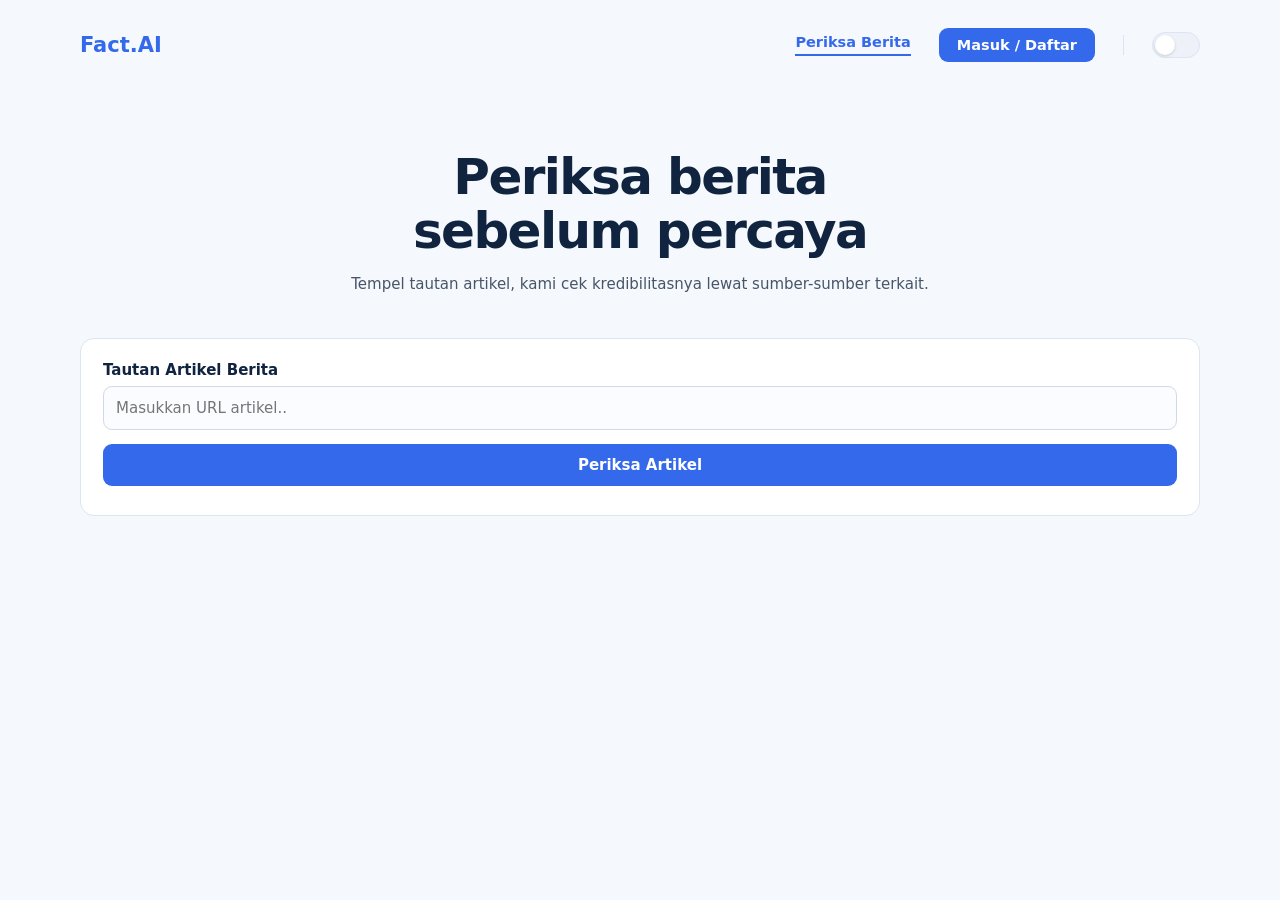
<file: Frontend/index.html>
<!DOCTYPE html>
<html lang="en">
<head>
    <meta charset="UTF-8">
    <meta name="viewport" content="width=device-width, initial-scale=1.0">
    <title>Fact.AI</title>
    <script>
        (function () {
            var t = null;
            try { t = localStorage.getItem('theme'); } catch (e) {}
            if (t !== 'dark' && t !== 'light') {
                t = (window.matchMedia && window.matchMedia('(prefers-color-scheme: dark)').matches) ? 'dark' : 'light';
            }
            document.documentElement.setAttribute('data-theme', t);
        })();
    </script>
    <link rel="stylesheet" href="style.css">
    <link rel="stylesheet" href="account.css">
    <script src="config.js"></script>
</head>
<body>
    <main class="page">

        <div class="brand-row">
            <a href="index.html" class="brand">Fact.AI</a>
            <nav class="nav-links">
                <a href="index.html" class="active">Periksa Berita</a>

                <a href="account.html" id="nav-login-btn" class="nav-auth-btn hidden">Masuk / Daftar</a>

                <a href="account.html" id="nav-account-chip" class="nav-account-chip hidden" title="Buka akun saya">
                    <span class="nav-avatar" id="nav-avatar">?</span>
                    <span class="nav-account-info">
                        <span class="nav-account-email" id="nav-email">-</span>
                        <span class="nav-account-quota" id="nav-quota">Memuat...</span>
                    </span>
                </a>

                <span class="nav-divider"></span>
                <button type="button" class="theme-toggle" id="themeToggle" aria-label="Ganti tema">
                    <span class="toggle-knob">
                        <span class="icon-sun">☀️</span>
                        <span class="icon-moon">🌙</span>
                    </span>
                </button>
            </nav>
        </div>
        <div id="hero-wrapper">
            <section class="judul">
                <h1>Periksa berita<br>sebelum percaya</h1>
                <p>Tempel tautan artikel, kami cek kredibilitasnya lewat sumber-sumber terkait.</p>
            </section>

            <section id="input-section" class="input">
                <label for="url">Tautan Artikel Berita</label>
                <input id="url" placeholder="Masukkan URL artikel.."/>
                <button id="analys">Periksa Artikel</button>
            </section>

            <section id="recent-history-section" class="hidden">
                <button type="button" id="recent-history-toggle" class="btn-secondary btn-slim">
                    Riwayat Terakhir <span id="recent-history-arrow">▾</span>
                </button>
                <div id="recent-history-body" class="hidden">
                    <div id="recent-history-list" class="history-list"></div>
                    <a href="account.html" class="recent-history-more">Lihat semua riwayat →</a>
                </div>
            </section>
        </div>

        <section id="result-section" class="hidden">
            <div class="result-card">

                <div class="result-header">
                    <div class="result-header-text">
                        <span class="badge-label">HASIL PEMERIKSAAN</span>
                        <h2 id="result-title">Artikel memerlukan verifikasi tambahan</h2>
                        <p class="result-url" id="result-url">https://...</p>
                    </div>
                    <div id="verdict-badge" class="verdict-badge yellow">
                        <span class="verdict-badge-icon" id="verdict-badge-icon">!</span>
                        <div class="verdict-badge-text">
                            <span id="verdict-badge-title">YELLOW</span>
                            <small id="verdict-badge-sub">Perlu verifikasi</small>
                        </div>
                    </div>
                </div>

                <div class="verdict-panel" id="verdict-panel">
                    <div class="verdict-score">
                        <span class="verdict-score-label">SKOR RISIKO</span>
                        <div class="verdict-score-value">
                            <span id="score-number">0</span><span class="verdict-score-max">/100</span>
                        </div>
                    </div>
                    <div class="verdict-divider"></div>
                    <div class="verdict-info">
                        <p class="verdict-summary" id="score-desc">-</p>
                        <div class="verdict-action">
                            <div>
                                <strong class="verdict-action-title">Langkah berikutnya</strong>
                                <p id="next-step-text">-</p>
                            </div>
                        </div>
                    </div>
                </div>

                <div class="analysis-grid" id="analysis-grid">
                    <div class="analysis-card"
                         data-desc="Domain belum terdaftar sebagai media resmi. Cek dulu siapa pemilik domain, kapan didirikan, dan apakah memiliki halaman redaksi yang jelas.">
                        <div class="card-header">
                            <h3>Kredibilitas sumber</h3>
                            <span class="card-percent" id="pct-kredibilitas">0%</span>
                        </div>
                        <div class="mini-bar"><div class="mini-fill" id="bar-kredibilitas"></div></div>
                        <p id="desc-kredibilitas">-</p>
                    </div>

                    <div class="analysis-card"
                         data-desc="Frasa seperti 'sebarkan!', 'darurat!', atau 'jangan sampai ketinggalan!' sering dipakai untuk memancing emosi. Waspadai penggunaan huruf kapital berlebihan dan tanda seru bertumpuk.">
                        <div class="card-header">
                            <h3>Analisis bahasa</h3>
                            <span class="card-percent" id="pct-bahasa">0%</span>
                        </div>
                        <div class="mini-bar"><div class="mini-fill" id="bar-bahasa"></div></div>
                        <p id="desc-bahasa">-</p>
                    </div>

                    <div class="analysis-card"
                         data-desc="Bandingkan klaim utama artikel dengan situs cek fakta seperti Turnbackhoax.id, Kompas Cek Fakta, atau AFP Fact Check.">
                        <div class="card-header">
                            <h3>Pencocokan fakta</h3>
                            <span class="card-percent" id="pct-fakta">0%</span>
                        </div>
                        <div class="mini-bar"><div class="mini-fill" id="bar-fakta"></div></div>
                        <p id="desc-fakta">-</p>
                    </div>

                    <div class="analysis-card"
                         data-desc="Cek tanggal publikasi, apakah kejadiannya masih relevan. Perhatikan juga apakah judul sesuai dengan isi, dan apakah ada kutipan yang dipotong dari konteks aslinya.">
                        <div class="card-header">
                            <h3>Evaluasi konteks</h3>
                            <span class="card-percent" id="pct-konteks">0%</span>
                        </div>
                        <div class="mini-bar"><div class="mini-fill" id="bar-konteks"></div></div>
                        <p id="desc-konteks">-</p>
                    </div>
                </div>

                <div class="sources-section" id="sources-section">
                    <strong class="sources-title">Sumber terkait</strong>
                    <ul id="sources-list" class="sources-list"></ul>
                </div>

                <div class="action-buttons">
                    <button id="reset-btn" class="btn-secondary">Cek Berita Lain</button>
                </div>
            </div>
        </section>
    </main>

    <section id="loading-section" class="hidden">
        <div class="spinner"></div>
        <p>Sedang menganalisa artikel... Mohon tunggu</p>
    </section>

    <div id="modal-overlay" class="modal-overlay hidden">
        <div class="modal-box">
            <div class="modal-icon">!</div>
            <h3 id="modal-title">Perhatian</h3>
            <p id="modal-message">Pesan error</p>
            <button id="modal-action-btn" class="btn-primary hidden"></button>
            <button id="modal-close-btn" class="btn-primary">OK</button>
        </div>
    </div>

    <script>
    (function () {
        const root = document.documentElement;
        const toggleBtn = document.getElementById('themeToggle');

        function applyTheme(theme) {
            root.setAttribute('data-theme', theme);
            try { localStorage.setItem('theme', theme); } catch (e) {}
        }

        let saved = null;
        try { saved = localStorage.getItem('theme'); } catch (e) {}
        if (saved !== 'dark' && saved !== 'light') {
            saved = (window.matchMedia && window.matchMedia('(prefers-color-scheme: dark)').matches) ? 'dark' : 'light';
        }
        applyTheme(saved);

        toggleBtn.addEventListener('click', function () {
            const next = root.getAttribute('data-theme') === 'dark' ? 'light' : 'dark';
            applyTheme(next);
        });
    })();

    const API_BASE_URL = window.API_BASE_URL;

    const inputUrl          = document.getElementById('url');
    const btnAnalys         = document.getElementById('analys');
    const heroWrapper       = document.getElementById('hero-wrapper');
    const loadingSection    = document.getElementById('loading-section');
    const resultSection     = document.getElementById('result-section');

    const resultTitle       = document.getElementById('result-title');
    const resultUrl         = document.getElementById('result-url');
    const verdictBadge      = document.getElementById('verdict-badge');
    const verdictBadgeIcon  = document.getElementById('verdict-badge-icon');
    const verdictBadgeT     = document.getElementById('verdict-badge-title');
    const verdictBadgeS     = document.getElementById('verdict-badge-sub');

    const scoreNumber       = document.getElementById('score-number');
    const scoreDesc         = document.getElementById('score-desc');

    const analysisGrid      = document.getElementById('analysis-grid');
    const verdictPanel      = document.getElementById('verdict-panel');
    const nextStepText      = document.getElementById('next-step-text');

    const sourcesSection    = document.getElementById('sources-section');
    const sourcesList       = document.getElementById('sources-list');

    const resetBtn          = document.getElementById('reset-btn');

    const recentHistorySection = document.getElementById('recent-history-section');
    const recentHistoryToggle  = document.getElementById('recent-history-toggle');
    const recentHistoryArrow   = document.getElementById('recent-history-arrow');
    const recentHistoryBody    = document.getElementById('recent-history-body');
    const recentHistoryList    = document.getElementById('recent-history-list');

    const modalOverlay      = document.getElementById('modal-overlay');
    const modalTitle        = document.getElementById('modal-title');
    const modalMessage      = document.getElementById('modal-message');
    const modalCloseBtn     = document.getElementById('modal-close-btn');
    const modalActionBtn    = document.getElementById('modal-action-btn');

    function getToken() {
        return localStorage.getItem('myfakta_token');
    }
    function clearToken() {
        localStorage.removeItem('myfakta_token');
    }

    function showModal(title, message, action) {
        modalTitle.textContent = title;
        modalMessage.textContent = message;

        if (action) {
            modalActionBtn.textContent = action.label;
            modalActionBtn.onclick = () => { window.location.href = action.href; };
            modalActionBtn.classList.remove('hidden');
        } else {
            modalActionBtn.classList.add('hidden');
            modalActionBtn.onclick = null;
        }

        modalOverlay.classList.remove('hidden');
    }

    function closeModal() {
        modalOverlay.classList.add('hidden');
    }

    const navLoginBtn    = document.getElementById('nav-login-btn');
    const navAccountChip = document.getElementById('nav-account-chip');
    const navAvatar      = document.getElementById('nav-avatar');
    const navEmail       = document.getElementById('nav-email');
    const navQuota       = document.getElementById('nav-quota');

    function showNavGuest() {
        navAccountChip.classList.add('hidden');
        navLoginBtn.classList.remove('hidden');
    }

    function showNavUser(profile) {
        navLoginBtn.classList.add('hidden');
        navAccountChip.classList.remove('hidden');

        navAvatar.textContent = (profile.email || '?').charAt(0).toUpperCase();
        navEmail.textContent = profile.email;

        if (profile.is_subscribed) {
            navQuota.textContent = 'Tanpa batas';
            navQuota.className = 'nav-account-quota pro';
        } else {
            const limit = profile.daily_limit || 3;
            const used = profile.checks_used_today || 0;
            const left = Math.max(0, limit - used);
            navQuota.textContent = 'Sisa ' + left + ' dari ' + limit + ' hari ini';
            navQuota.className = 'nav-account-quota' + (left === 0 ? ' empty' : '');
        }
    }

    async function refreshNavAuth() {
        const token = getToken();
        if (!token) {
            showNavGuest();
            return;
        }

        navLoginBtn.classList.add('hidden');
        navAccountChip.classList.remove('hidden');

        try {
            const response = await fetch(API_BASE_URL + '/api/account/me', {
                headers: { 'Authorization': 'Bearer ' + token },
            });

            if (response.status === 401) {
                clearToken();
                showNavGuest();
                return;
            }
            if (!response.ok) throw new Error('Gagal memuat profil');

            showNavUser(await response.json());
        } catch (err) {
            navEmail.textContent = 'Akun saya';
            navQuota.textContent = 'Lihat detail';
        }
    }

    function renderAnalysis(analysisDetails, level) {
        const fallbackPresets = {
            green:  { kredibilitas: 10, bahasa: 15, fakta: 10, konteks: 15 },
            yellow: { kredibilitas: 40, bahasa: 45, fakta: 55, konteks: 50 },
            red:    { kredibilitas: 90, bahasa: 85, fakta: 92, konteks: 80 },
        };
        const fallbackDescs = {
            kredibilitas: 'Belum dihitung otomatis oleh sistem — fitur analisis sumber sedang dikembangkan.',
            bahasa: 'Belum dihitung otomatis oleh sistem — fitur analisis bahasa sedang dikembangkan.',
            fakta: 'Belum dihitung otomatis oleh sistem — fitur pencocokan fakta sedang dikembangkan.',
            konteks: 'Belum dihitung otomatis oleh sistem — fitur evaluasi konteks sedang dikembangkan.',
        };

        // key frontend -> key backend
        const keyMap = {
            kredibilitas: 'credibility',
            bahasa: 'language',
            fakta: 'fact_match',
            konteks: 'context',
        };

        for (const feKey in keyMap) {
            const beKey = keyMap[feKey];
            const aspect = analysisDetails && analysisDetails[beKey];

            const score = aspect ? aspect.score : (fallbackPresets[level] || fallbackPresets.yellow)[feKey];
            const desc = aspect ? aspect.description : fallbackDescs[feKey];

            document.getElementById('pct-' + feKey).textContent = score + '%';
            document.getElementById('bar-' + feKey).style.width = score + '%';
            document.getElementById('desc-' + feKey).textContent = desc;
        }
    }

        function mapVerdictToLevel(verdict) {
        switch (verdict) {
            case 'VALID': return 'green';
            case 'HOAX': return 'red';
            case 'MISLEADING': return 'yellow';
            case 'UNVERIFIED':
            default: return 'yellow';
        }
    }

    function escapeHtml(text) {
        const div = document.createElement('div');
        div.textContent = text;
        return div.innerHTML;
    }

    async function loadRecentHistory() {
        const token = getToken();
        if (!token) {
            recentHistorySection.classList.add('hidden');
            return;
        }

        try {
            const response = await fetch(API_BASE_URL + '/api/checks/history?page=1&page_size=5', {
                headers: { 'Authorization': 'Bearer ' + token },
            });
            if (!response.ok) throw new Error('Gagal memuat riwayat');
            const data = await response.json();

            if (!data.items || data.items.length === 0) {
                recentHistorySection.classList.add('hidden');
                return;
            }

            renderRecentHistory(data.items);
            recentHistorySection.classList.remove('hidden');
        } catch (err) {
            recentHistorySection.classList.add('hidden');
        }
    }

    function renderRecentHistory(items) {
        recentHistoryList.innerHTML = '';

        items.forEach(item => {
            const level = mapVerdictToLevel(item.verdict);
            const date = new Date(item.created_at).toLocaleDateString('id-ID', {
                day: 'numeric', month: 'short', year: 'numeric',
                hour: '2-digit', minute: '2-digit',
            });

            const div = document.createElement('div');
            div.className = 'history-item recent-history-clickable';
            div.innerHTML =
                '<div class="history-item-main">' +
                    '<p class="history-item-content">' + escapeHtml(item.content) + '</p>' +
                    '<span class="history-item-date">' + date + '</span>' +
                '</div>' +
                '<span class="history-verdict-pill ' + level + '">' + item.verdict + '</span>';

            div.addEventListener('click', () => {
                inputUrl.value = item.content;
                window.scrollTo({ top: 0, behavior: 'smooth' });
                inputUrl.focus();
            });

            recentHistoryList.appendChild(div);
        });
    }

    recentHistoryToggle.addEventListener('click', () => {
        const isHidden = recentHistoryBody.classList.contains('hidden');
        recentHistoryBody.classList.toggle('hidden');
        recentHistoryArrow.textContent = isHidden ? '▴' : '▾';
    });

    function renderSources(sources) {
        sourcesList.innerHTML = '';
        if (!sources || sources.length === 0) {
            sourcesSection.classList.add('hidden');
            return;
        }
        sourcesSection.classList.remove('hidden');
        sources.forEach(src => {
            const li = document.createElement('li');
            const a = document.createElement('a');
            a.href = src.url;
            a.target = '_blank';
            a.rel = 'noopener noreferrer';
            a.textContent = src.title || src.url;
            li.appendChild(a);
            sourcesList.appendChild(li);
        });
    }

    function showResult(data) {
        loadingSection.classList.add('hidden');
        heroWrapper.classList.add('hidden');
        resultSection.classList.remove('hidden');

        resultUrl.textContent = inputUrl.value.trim();

        const level = mapVerdictToLevel(data.verdict);

        verdictBadge.className = 'verdict-badge';
        analysisGrid.className = 'analysis-grid';
        verdictPanel.className = 'verdict-panel';

        analysisGrid.classList.add('status-' + level);
        verdictPanel.classList.add('status-' + level);
        verdictBadge.classList.add(level);

        const iconMap  = { green: '✓', red: '✕', yellow: '!' };
        const labelMap = { green: 'GREEN', red: 'RED', yellow: 'YELLOW' };
        const subMap   = { green: 'Kredibel', red: 'Terindikasi Hoax', yellow: 'Perlu verifikasi' };
        const titleMap = {
            green: 'Artikel terverifikasi dan kredibel',
            red: 'Artikel terindikasi hoax',
            yellow: 'Artikel memerlukan verifikasi tambahan',
        };
        const nextStepMap = {
            green: 'Artikel dapat dibagikan. Tetap cantumkan sumber aslinya.',
            red: 'Jangan bagikan. Laporkan ke Kominfo atau platform terkait.',
            yellow: 'Temukan sumber primer, cek tanggal publikasi, dan cari liputan dari media terpercaya lainnya.',
        };

        verdictBadgeIcon.textContent = iconMap[level];
        verdictBadgeT.textContent = labelMap[level];
        verdictBadgeS.textContent = subMap[level];
        resultTitle.textContent = titleMap[level];

        scoreNumber.textContent = data.confidence ?? 0;
        scoreDesc.textContent = data.explanation || '-';
        nextStepText.textContent = nextStepMap[level];

        renderAnalysis(data.analysis_details, level);
        renderSources(data.sources);

        resultSection.scrollIntoView({ behavior: 'smooth' });
    }

    async function checkArticle(url) {
        const token = getToken();
        const response = await fetch(API_BASE_URL + '/api/check', {
            method: 'POST',
            headers: {
                'Content-Type': 'application/json',
                'Authorization': 'Bearer ' + token,
            },
            body: JSON.stringify({ content: url }),
        });

        if (!response.ok) {
            const errBody = await response.json().catch(() => ({}));
            const error = new Error(errBody.detail || 'Gagal memeriksa artikel. Coba lagi.');
            error.status = response.status;
            throw error;
        }

        return response.json();
    }

    btnAnalys.addEventListener('click', async function () {
        const url = inputUrl.value.trim();
        if (url === '') {
            showModal('Perhatian', 'Silakan masukkan URL artikel terlebih dahulu!');
            return;
        }

        if (!getToken()) {
            showModal(
                'Masuk Dulu',
                'Kamu perlu masuk atau daftar untuk memeriksa artikel. Gratis 3 pemeriksaan setiap hari.',
                { label: 'Masuk / Daftar', href: 'account.html' }
            );
            return;
        }

        resultSection.classList.add('hidden');
        loadingSection.classList.remove('hidden');

        try {
            const data = await checkArticle(url);
            showResult(data);
            refreshNavAuth();
            loadRecentHistory();
        } catch (err) {
            loadingSection.classList.add('hidden');
            heroWrapper.classList.remove('hidden');

            if (err.status === 401) {
                clearToken();
                showNavGuest();
                showModal(
                    'Sesi Berakhir',
                    'Sesi login kamu sudah berakhir. Silakan masuk lagi.',
                    { label: 'Masuk', href: 'account.html' }
                );
            } else if (err.status === 429) {
                refreshNavAuth();
                showModal(
                    'Batas Harian Tercapai',
                    err.message,
                    { label: 'Lihat Paket', href: 'account.html' }
                );
            } else {
                showModal('Terjadi Kesalahan', err.message || 'Gagal menghubungi server. Coba lagi nanti.');
            }
        }
    });

    resetBtn.addEventListener('click', function () {
        resultSection.classList.add('hidden');
        heroWrapper.classList.remove('hidden');
        inputUrl.value = '';
        inputUrl.focus();
        window.scrollTo({ top: 0, behavior: 'smooth' });
    });

    modalCloseBtn.addEventListener('click', closeModal);
    modalOverlay.addEventListener('click', e => {
        if (e.target === modalOverlay) closeModal();
    });

    refreshNavAuth();
    loadRecentHistory();
    </script>
</body>
</html>
</file>
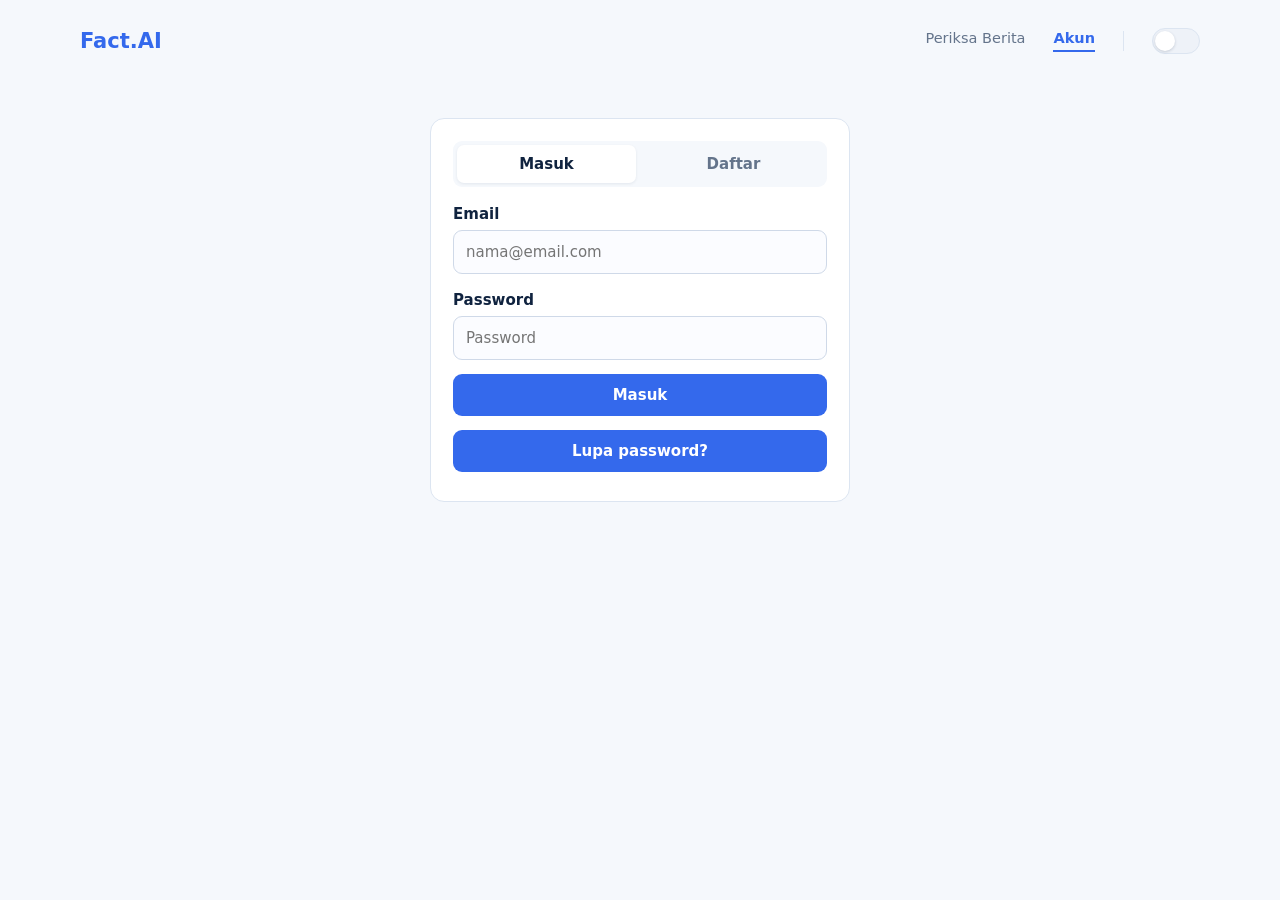
<file: Frontend/account.html>
<!DOCTYPE html>
<html lang="en">
<head>
    <meta charset="UTF-8">
    <meta name="viewport" content="width=device-width, initial-scale=1.0">
    <title>Fact.AI - Akun</title>
    <script>
        (function () {
            var t = null;
            try { t = localStorage.getItem('theme'); } catch (e) {}
            if (t !== 'dark' && t !== 'light') {
                t = (window.matchMedia && window.matchMedia('(prefers-color-scheme: dark)').matches) ? 'dark' : 'light';
            }
            document.documentElement.setAttribute('data-theme', t);
        })();
    </script>
    <link rel="stylesheet" href="style.css">
    <link rel="stylesheet" href="account.css">
    <script src="config.js"></script>
    <script id="midtrans-snap-script" src="https://app.sandbox.midtrans.com/snap/snap.js"></script>
</head>
<body>
    <main class="page">

        <div class="brand-row">
            <a href="index.html" class="brand">Fact.AI</a>
            <nav class="nav-links">
                <a href="index.html">Periksa Berita</a>
                <a href="account.html" class="active">Akun</a>
                <span class="nav-divider"></span>
                <button type="button" class="theme-toggle" id="themeToggle" aria-label="Ganti tema">
                    <span class="toggle-knob">
                        <span class="icon-sun">☀️</span>
                        <span class="icon-moon">🌙</span>
                    </span>
                </button>
            </nav>
        </div>

        <section id="auth-section" class="hidden">
            <div class="auth-wrapper">
                <div class="auth-card">
                    <div class="auth-tabs">
                        <button id="tab-login" class="auth-tab active">Masuk</button>
                        <button id="tab-register" class="auth-tab">Daftar</button>
                    </div>

                    <form id="login-form" class="auth-form">
                        <label for="login-email">Email</label>
                        <input id="login-email" type="email" placeholder="nama@email.com" required/>

                        <label for="login-password">Password</label>
                        <input id="login-password" type="password" placeholder="Password" required/>

                        <button type="submit">Masuk</button>
                        <button type="button" id="forgot-password-link" class="link-btn">Lupa password?</button>
                    </form>

                    <form id="forgot-password-form" class="auth-form hidden">
                        <label for="forgot-email">Email</label>
                        <input id="forgot-email" type="email" placeholder="nama@email.com" required/>

                        <button type="submit">Kirim Link Reset Password</button>
                        <button type="button" id="back-to-login-link" class="link-btn">Kembali ke halaman masuk</button>
                    </form>

                    <form id="register-form" class="auth-form hidden">
                        <label for="register-email">Email</label>
                        <input id="register-email" type="email" placeholder="nama@email.com" required/>

                        <label for="register-password">Password</label>
                        <input id="register-password" type="password" placeholder="8 sampai 72 karakter" minlength="8" maxlength="72" required/>

                        <button type="submit">Buat Akun</button>
                    </form>
                </div>
            </div>
        </section>

        <section id="profile-section" class="hidden">
            <div class="profile-wrapper">

                <div class="profile-header">
                    <div>
                        <span class="badge-label">AKUN SAYA</span>
                        <h2 id="profile-email">-</h2>
                    </div>
                    <button id="logout-btn" class="btn-secondary btn-slim">Keluar</button>
                </div>

                <div id="verify-banner" class="result-card hidden" style="border-left: 4px solid #e0a800; margin-bottom: 20px;">
                    <p class="plan-desc" style="margin: 0 0 10px;">
                        Email kamu belum diverifikasi. Verifikasi dulu untuk bisa melakukan pemeriksaan artikel.
                    </p>
                    <button id="resend-verify-btn" class="btn-slim">Kirim Ulang Email Verifikasi</button>
                </div>

                <div id="free-view" class="hidden">

                    <div class="result-card quota-card">
                        <div class="plan-status-row">
                            <span class="status-pill status-inactive">Akun Gratis</span>
                            <span class="plan-expiry" id="quota-text">0 dari 3 pemeriksaan hari ini</span>
                        </div>
                        <div class="quota-bar"><div class="quota-fill" id="quota-fill"></div></div>
                        <p class="plan-desc quota-note">Jatah direset setiap hari. Hasil dari cache tidak mengurangi jatah.</p>
                    </div>

                    <h3 class="section-heading">Berlangganan untuk tanpa batas</h3>
                    <p class="plan-desc">Pemeriksaan tanpa batas harian, ditambah API key untuk aplikasi atau website kamu sendiri.</p>

                    <div class="plan-grid" id="plan-grid">
                        <button type="button" class="plan-option" data-plan="monthly">
                            <span class="plan-option-name">1 Bulan</span>
                            <span class="plan-option-price">Rp49.000</span>
                            <span class="plan-option-note">Rp49.000 / bulan</span>
                        </button>

                        <button type="button" class="plan-option featured" data-plan="five_months">
                            <span class="plan-option-tag">Hemat</span>
                            <span class="plan-option-name">5 Bulan</span>
                            <span class="plan-option-price">Rp239.000</span>
                            <span class="plan-option-note">Rp47.800 / bulan</span>
                        </button>

                        <button type="button" class="plan-option" data-plan="yearly">
                            <span class="plan-option-tag">Terhemat</span>
                            <span class="plan-option-name">1 Tahun</span>
                            <span class="plan-option-price">Rp559.000</span>
                            <span class="plan-option-note">Rp46.600 / bulan</span>
                        </button>
                    </div>
                </div>

                <div id="active-view" class="hidden">
                    <div class="result-card">
                        <div class="plan-status-row">
                            <span class="status-pill status-active" id="active-plan-pill">Aktif</span>
                            <span class="plan-expiry" id="plan-expiry">Berlaku hingga -</span>
                        </div>
                        <h3 class="plan-title">Pemeriksaan Tanpa Batas</h3>
                        <p class="plan-desc">Kamu bisa memeriksa artikel sebanyak yang dibutuhkan selama langganan aktif.</p>

                        <h3 class="plan-title">API Key Kamu</h3>
                        <p class="plan-desc">Gunakan key ini pada header <code>X-API-Key</code> saat memanggil endpoint <code>/api/v1/check</code>.</p>

                        <div class="apikey-box">
                            <code id="api-key-value">-</code>
                            <button id="copy-key-btn" class="btn-slim">Salin</button>
                        </div>

                        <div class="code-sample">
<pre id="code-sample-text">fetch('API_BASE_URL_KAMU/api/v1/check', {
  method: 'POST',
  headers: {
    'Content-Type': 'application/json',
    'X-API-Key': 'API_KEY_KAMU'
  },
  body: JSON.stringify({ content: 'klaim yang mau dicek' })
})</pre>
                        </div>
                    </div>

                    <h3 class="section-heading">Perpanjang langganan</h3>
                    <p class="plan-desc">Masa aktif baru ditambahkan setelah masa sekarang berakhir.</p>

                    <div class="plan-grid" id="renew-grid">
                        <button type="button" class="plan-option" data-plan="monthly">
                            <span class="plan-option-name">1 Bulan</span>
                            <span class="plan-option-price">Rp49.000</span>
                        </button>
                        <button type="button" class="plan-option featured" data-plan="five_months">
                            <span class="plan-option-tag">Hemat</span>
                            <span class="plan-option-name">5 Bulan</span>
                            <span class="plan-option-price">Rp239.000</span>
                        </button>
                        <button type="button" class="plan-option" data-plan="yearly">
                            <span class="plan-option-tag">Terhemat</span>
                            <span class="plan-option-name">1 Tahun</span>
                            <span class="plan-option-price">Rp559.000</span>
                        </button>
                    </div>
                </div>

                <h3 class="section-heading">Riwayat Pemeriksaan</h3>

                <div id="history-empty" class="hidden">
                    <p class="plan-desc">Belum ada riwayat pemeriksaan.</p>
                </div>

                <div id="history-list" class="history-list"></div>

                <div id="history-pagination" class="history-pagination hidden">
                    <button id="history-prev" class="btn-slim" disabled>Sebelumnya</button>
                    <span id="history-page-info">Halaman 1</span>
                    <button id="history-next" class="btn-slim" disabled>Berikutnya</button>
                </div>

            </div>
        </section>
    </main>

    <section id="loading-section" class="hidden">
        <div class="spinner"></div>
        <p id="loading-text">Memproses...</p>
    </section>

    <div id="modal-overlay" class="modal-overlay hidden">
        <div class="modal-box">
            <div class="modal-icon">!</div>
            <h3 id="modal-title">Perhatian</h3>
            <p id="modal-message">Pesan error</p>
            <button id="modal-close-btn" class="btn-primary">OK</button>
        </div>
    </div>

    <script>
    (function () {
        const root = document.documentElement;
        const toggleBtn = document.getElementById('themeToggle');

        function applyTheme(theme) {
            root.setAttribute('data-theme', theme);
            try { localStorage.setItem('theme', theme); } catch (e) {}
        }

        toggleBtn.addEventListener('click', function () {
            const next = root.getAttribute('data-theme') === 'dark' ? 'light' : 'dark';
            applyTheme(next);
        });
    })();

    const API_BASE_URL = window.API_BASE_URL;
    document.getElementById('midtrans-snap-script').setAttribute('data-client-key', window.MIDTRANS_CLIENT_KEY);
    const CODE_SAMPLE_TEMPLATE = document.getElementById('code-sample-text').textContent;

    const authSection      = document.getElementById('auth-section');
    const profileSection   = document.getElementById('profile-section');
    const loadingSection   = document.getElementById('loading-section');
    const loadingText      = document.getElementById('loading-text');

    const tabLogin         = document.getElementById('tab-login');
    const tabRegister      = document.getElementById('tab-register');
    const loginForm        = document.getElementById('login-form');
    const registerForm     = document.getElementById('register-form');

    const forgotPasswordLink = document.getElementById('forgot-password-link');
    const backToLoginLink    = document.getElementById('back-to-login-link');
    const forgotPasswordForm = document.getElementById('forgot-password-form');

    const profileEmail     = document.getElementById('profile-email');
    const logoutBtn        = document.getElementById('logout-btn');

    const verifyBanner     = document.getElementById('verify-banner');
    const resendVerifyBtn  = document.getElementById('resend-verify-btn');

    const freeView         = document.getElementById('free-view');
    const quotaText        = document.getElementById('quota-text');
    const quotaFill        = document.getElementById('quota-fill');

    const activeView       = document.getElementById('active-view');
    const activePlanPill   = document.getElementById('active-plan-pill');
    const planExpiry       = document.getElementById('plan-expiry');
    const apiKeyValue      = document.getElementById('api-key-value');
    const copyKeyBtn       = document.getElementById('copy-key-btn');
    const codeSampleText   = document.getElementById('code-sample-text');

    const historyList       = document.getElementById('history-list');
    const historyEmpty      = document.getElementById('history-empty');
    const historyPagination = document.getElementById('history-pagination');
    const historyPrevBtn    = document.getElementById('history-prev');
    const historyNextBtn    = document.getElementById('history-next');
    const historyPageInfo   = document.getElementById('history-page-info');

    let historyPage = 1;
    const HISTORY_PAGE_SIZE = 10;
    let currentUserEmail = null;

    const modalOverlay     = document.getElementById('modal-overlay');
    const modalTitle       = document.getElementById('modal-title');
    const modalMessage     = document.getElementById('modal-message');
    const modalCloseBtn    = document.getElementById('modal-close-btn');

    const PLAN_LABELS = {
        monthly: '1 Bulan',
        five_months: '5 Bulan',
        yearly: '1 Tahun',
    };

    function showModal(title, message) {
        modalTitle.textContent = title;
        modalMessage.textContent = message;
        modalOverlay.classList.remove('hidden');
    }
    function closeModal() {
        modalOverlay.classList.add('hidden');
    }
    function showLoading(text) {
        loadingText.textContent = text || 'Memproses...';
        loadingSection.classList.remove('hidden');
    }
    function hideLoading() {
        loadingSection.classList.add('hidden');
    }
    function getToken() {
        return localStorage.getItem('myfakta_token');
    }
    function setToken(token) {
        localStorage.setItem('myfakta_token', token);
    }
    function clearToken() {
        localStorage.removeItem('myfakta_token');
    }

    async function apiFetch(path, options = {}) {
        const token = getToken();
        const headers = { 'Content-Type': 'application/json', ...(options.headers || {}) };
        if (token) headers['Authorization'] = 'Bearer ' + token;

        const response = await fetch(API_BASE_URL + path, { ...options, headers });
        const body = await response.json().catch(() => ({}));

        if (!response.ok) {
            const error = new Error(formatError(body.detail));
            error.status = response.status;
            throw error;
        }
        return body;
    }

    // Validasi 422 FastAPI berupa array objek, bukan string.
    function formatError(detail) {
        if (!detail) return 'Terjadi kesalahan, coba lagi.';
        if (typeof detail === 'string') return detail;
        if (Array.isArray(detail)) {
            return detail.map(d => d.msg || 'Input tidak valid').join('. ');
        }
        return 'Terjadi kesalahan, coba lagi.';
    }

    tabLogin.addEventListener('click', () => {
        tabLogin.classList.add('active');
        tabRegister.classList.remove('active');
        loginForm.classList.remove('hidden');
        registerForm.classList.add('hidden');
    });
        tabRegister.addEventListener('click', () => {
        tabRegister.classList.add('active');
        tabLogin.classList.remove('active');
        registerForm.classList.remove('hidden');
        loginForm.classList.add('hidden');
    });

    forgotPasswordLink.addEventListener('click', () => {
        loginForm.classList.add('hidden');
        forgotPasswordForm.classList.remove('hidden');
    });

    backToLoginLink.addEventListener('click', () => {
        forgotPasswordForm.classList.add('hidden');
        loginForm.classList.remove('hidden');
    });

    forgotPasswordForm.addEventListener('submit', async (e) => {
        e.preventDefault();
        const email = document.getElementById('forgot-email').value.trim();

        showLoading('Mengirim email...');
        try {
            const data = await apiFetch('/api/auth/forgot-password', {
                method: 'POST',
                body: JSON.stringify({ email }),
            });
            hideLoading();
            showModal('Terkirim', data.message);
            forgotPasswordForm.classList.add('hidden');
            loginForm.classList.remove('hidden');
        } catch (err) {
            hideLoading();
            showModal('Gagal Mengirim', err.message);
        }
    });

    loginForm.addEventListener('submit', async (e) => {
        e.preventDefault();
        const email = document.getElementById('login-email').value.trim();
        const password = document.getElementById('login-password').value;

        showLoading('Sedang masuk...');
        try {
            const data = await apiFetch('/api/auth/login', {
                method: 'POST',
                body: JSON.stringify({ email, password }),
            });
            setToken(data.access_token);
            await loadProfile();
        } catch (err) {
            hideLoading();
            showModal('Gagal Masuk', err.message);
        }
    });

    registerForm.addEventListener('submit', async (e) => {
        e.preventDefault();
        const email = document.getElementById('register-email').value.trim();
        const password = document.getElementById('register-password').value;

        showLoading('Membuat akun...');
        try {
            await apiFetch('/api/auth/register', {
                method: 'POST',
                body: JSON.stringify({ email, password }),
            });
            const data = await apiFetch('/api/auth/login', {
                method: 'POST',
                body: JSON.stringify({ email, password }),
            });
            setToken(data.access_token);
            await loadProfile();
            showModal('Cek Email Kamu', 'Akun berhasil dibuat. Kami sudah mengirim link verifikasi ke email kamu — verifikasi dulu sebelum bisa memeriksa artikel.');
        } catch (err) {
            hideLoading();
            showModal('Gagal Mendaftar', err.message);
        }
    });

    async function loadProfile() {
        showLoading('Memuat profil...');
        try {
            const profile = await apiFetch('/api/account/me');
            hideLoading();
            renderProfile(profile);
        } catch (err) {
            hideLoading();
            if (err.status === 401) {
                clearToken();
                showAuthView();
            } else {
                showAuthView();
                showModal('Gagal Memuat Profil', err.message);
            }
        }
    }

    function renderProfile(profile) {
        authSection.classList.add('hidden');
        profileSection.classList.remove('hidden');

        profileEmail.textContent = profile.email;
        currentUserEmail = profile.email;

        verifyBanner.classList.toggle('hidden', !!profile.email_verified);

        if (profile.is_subscribed) {
            renderActiveView(profile);
        } else {
            renderFreeView(profile);
        }

        historyPage = 1;
        loadHistory();
    }

    function renderFreeView(profile) {
        activeView.classList.add('hidden');
        freeView.classList.remove('hidden');

        const used = profile.checks_used_today || 0;
        const limit = profile.daily_limit || 3;
        const percent = Math.min(100, Math.round((used / limit) * 100));

        quotaText.textContent = used + ' dari ' + limit + ' pemeriksaan hari ini';
        quotaFill.style.width = percent + '%';
        quotaFill.classList.toggle('full', used >= limit);
    }

    function renderActiveView(profile) {
        freeView.classList.add('hidden');
        activeView.classList.remove('hidden');

        activePlanPill.textContent = 'Aktif' + (profile.plan_type ? ' - ' + (PLAN_LABELS[profile.plan_type] || profile.plan_type) : '');

        apiKeyValue.textContent = profile.api_key || '-';
        codeSampleText.textContent = CODE_SAMPLE_TEMPLATE
            .replace('API_BASE_URL_KAMU', API_BASE_URL)
            .replace('API_KEY_KAMU', profile.api_key || 'API_KEY_KAMU');

        if (profile.subscription_expires_at) {
            const expiryDate = new Date(profile.subscription_expires_at);
            planExpiry.textContent = 'Berlaku hingga ' + expiryDate.toLocaleDateString('id-ID', {
                day: 'numeric', month: 'long', year: 'numeric'
            });
        }
    }

    function mapVerdictToLevel(verdict) {
        switch (verdict) {
            case 'VALID': return 'green';
            case 'HOAX': return 'red';
            case 'MISLEADING': return 'yellow';
            case 'UNVERIFIED':
            default: return 'yellow';
        }
    }

    async function loadHistory() {
        try {
            const data = await apiFetch(
                '/api/checks/history?page=' + historyPage + '&page_size=' + HISTORY_PAGE_SIZE
            );
            renderHistory(data);
        } catch (err) {
            historyList.innerHTML = '';
            historyEmpty.classList.remove('hidden');
            historyPagination.classList.add('hidden');
        }
    }

    function renderHistory(data) {
        historyList.innerHTML = '';

        if (!data.items || data.items.length === 0) {
            historyEmpty.classList.remove('hidden');
            historyPagination.classList.add('hidden');
            return;
        }

        historyEmpty.classList.add('hidden');

        data.items.forEach(item => {
            const level = mapVerdictToLevel(item.verdict);
            const div = document.createElement('div');
            div.className = 'history-item';

            const date = new Date(item.created_at).toLocaleDateString('id-ID', {
                day: 'numeric', month: 'short', year: 'numeric',
                hour: '2-digit', minute: '2-digit',
            });

            div.innerHTML =
                '<div class="history-item-main">' +
                    '<p class="history-item-content">' + escapeHtml(item.content) + '</p>' +
                    '<span class="history-item-date">' + date + '</span>' +
                '</div>' +
                '<span class="history-verdict-pill ' + level + '">' + item.verdict + '</span>';

            historyList.appendChild(div);
        });

        historyPagination.classList.remove('hidden');
        historyPageInfo.textContent = 'Halaman ' + data.page;
        historyPrevBtn.disabled = data.page <= 1;
        historyNextBtn.disabled = !data.has_more;
    }

    function escapeHtml(text) {
        const div = document.createElement('div');
        div.textContent = text;
        return div.innerHTML;
    }

    historyPrevBtn.addEventListener('click', () => {
        if (historyPage > 1) {
            historyPage--;
            loadHistory();
        }
    });

    historyNextBtn.addEventListener('click', () => {
        historyPage++;
        loadHistory();
    });

    function showAuthView() {
        profileSection.classList.add('hidden');
        authSection.classList.remove('hidden');
    }

    logoutBtn.addEventListener('click', () => {
        clearToken();
        showAuthView();
    });

    resendVerifyBtn.addEventListener('click', async () => {
        if (!currentUserEmail) return;
        resendVerifyBtn.disabled = true;
        resendVerifyBtn.textContent = 'Mengirim...';
        try {
            await apiFetch('/api/auth/resend-verification', {
                method: 'POST',
                body: JSON.stringify({ email: currentUserEmail }),
            });
            showModal('Terkirim', 'Email verifikasi sudah dikirim ulang. Cek inbox kamu.');
        } catch (err) {
            showModal('Gagal Mengirim', err.message);
        } finally {
            resendVerifyBtn.disabled = false;
            resendVerifyBtn.textContent = 'Kirim Ulang Email Verifikasi';
        }
    });

    async function startCheckout(planType) {
        showLoading('Menyiapkan pembayaran...');
        try {
            const checkout = await apiFetch('/api/subscription/checkout', {
                method: 'POST',
                body: JSON.stringify({ plan_type: planType }),
            });
            hideLoading();

            window.snap.pay(checkout.snap_token, {
                onSuccess: function () {
                    showLoading('Mengaktifkan langganan...');
                    setTimeout(async () => {
                        await loadProfile();
                    }, 2500);
                },
                onPending: function () {
                    showModal('Menunggu Pembayaran', 'Pembayaran kamu sedang diproses. Silakan muat ulang halaman ini setelah pembayaran selesai.');
                },
                onError: function () {
                    showModal('Pembayaran Gagal', 'Terjadi kesalahan saat memproses pembayaran. Silakan coba lagi.');
                },
                onClose: function () {}
            });
        } catch (err) {
            hideLoading();
            showModal('Gagal Memulai Pembayaran', err.message);
        }
    }

    document.querySelectorAll('.plan-option').forEach(btn => {
        btn.addEventListener('click', () => startCheckout(btn.dataset.plan));
    });

    copyKeyBtn.addEventListener('click', () => {
        navigator.clipboard.writeText(apiKeyValue.textContent).then(() => {
            copyKeyBtn.textContent = 'Tersalin!';
            setTimeout(() => { copyKeyBtn.textContent = 'Salin'; }, 1500);
        });
    });

    modalCloseBtn.addEventListener('click', closeModal);
    modalOverlay.addEventListener('click', e => {
        if (e.target === modalOverlay) closeModal();
    });

    (function init() {
        if (getToken()) {
            loadProfile();
        } else {
            showAuthView();
        }
    })();
    </script>
</body>
</html>
</file>
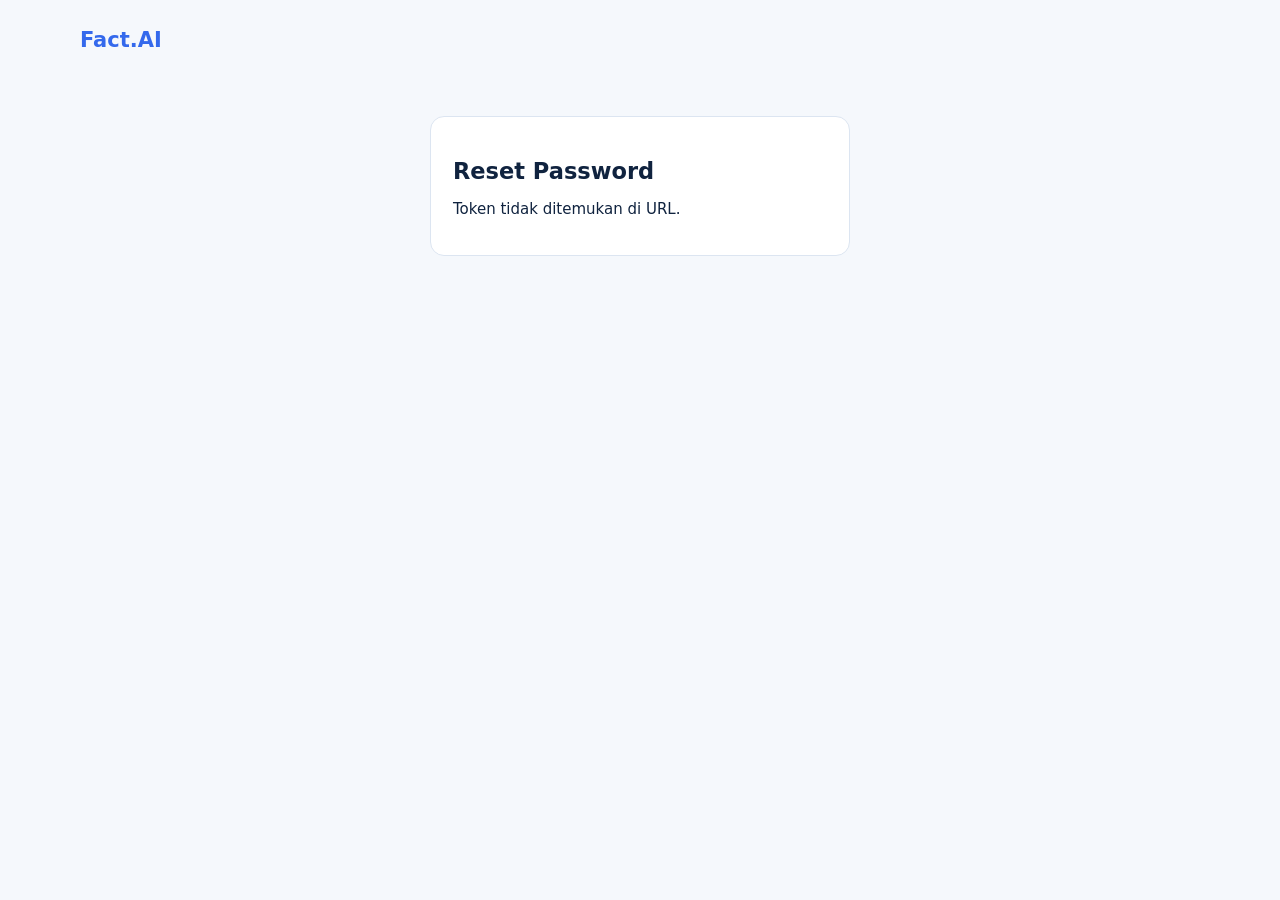
<file: Frontend/reset-password.html>
<!DOCTYPE html>
<html lang="id">
<head>
  <meta charset="UTF-8">
  <meta name="viewport" content="width=device-width, initial-scale=1.0">
  <title>Reset Password - Fact.AI</title>
  <link rel="stylesheet" href="style.css">
  <link rel="stylesheet" href="account.css">
  <script src="config.js"></script>
</head>
<body>
  <main class="page">
    <div class="brand-row">
      <a href="index.html" class="brand">Fact.AI</a>
    </div>

    <section>
      <div class="auth-wrapper">
        <div class="auth-card">
          <h2 style="margin-bottom: 16px;">Reset Password</h2>

          <form id="reset-form" class="auth-form">
            <label for="new-password">Password Baru</label>
            <input id="new-password" type="password" placeholder="8 sampai 72 karakter" minlength="8" maxlength="72" required/>

            <button type="submit">Simpan Password Baru</button>
          </form>

          <p id="reset-status" style="margin-top: 16px;"></p>
          <a href="account.html" id="back-link" class="hidden">Ke halaman masuk</a>
        </div>
      </div>
    </section>
  </main>

  <div id="modal-overlay" class="modal-overlay hidden">
    <div class="modal-box">
      <div class="modal-icon">!</div>
      <h3 id="modal-title">Perhatian</h3>
      <p id="modal-message">Pesan error</p>
      <button id="modal-close-btn" class="btn-primary">OK</button>
    </div>
  </div>

  <script>
    const API_BASE_URL = window.API_BASE_URL;
    const params = new URLSearchParams(window.location.search);
    const token = params.get('token');

    const resetForm    = document.getElementById('reset-form');
    const resetStatus  = document.getElementById('reset-status');
    const backLink     = document.getElementById('back-link');

    const modalOverlay = document.getElementById('modal-overlay');
    const modalTitle   = document.getElementById('modal-title');
    const modalMessage = document.getElementById('modal-message');
    const modalCloseBtn = document.getElementById('modal-close-btn');

    function showModal(title, message) {
      modalTitle.textContent = title;
      modalMessage.textContent = message;
      modalOverlay.classList.remove('hidden');
    }
    modalCloseBtn.addEventListener('click', () => modalOverlay.classList.add('hidden'));

    function formatError(detail) {
      if (!detail) return 'Terjadi kesalahan, coba lagi.';
      if (typeof detail === 'string') return detail;
      if (Array.isArray(detail)) return detail.map(d => d.msg || 'Input tidak valid').join('. ');
      return 'Terjadi kesalahan, coba lagi.';
    }

    if (!token) {
      resetForm.classList.add('hidden');
      resetStatus.textContent = 'Token tidak ditemukan di URL.';
    }

    resetForm.addEventListener('submit', async (e) => {
      e.preventDefault();
      const newPassword = document.getElementById('new-password').value;

      try {
        const response = await fetch(API_BASE_URL + '/api/auth/reset-password', {
          method: 'POST',
          headers: { 'Content-Type': 'application/json' },
          body: JSON.stringify({ token, new_password: newPassword }),
        });
        const body = await response.json().catch(() => ({}));

        if (!response.ok) throw new Error(formatError(body.detail));

        resetForm.classList.add('hidden');
        resetStatus.textContent = 'Password berhasil diubah. Silakan masuk dengan password baru kamu.';
        backLink.classList.remove('hidden');
      } catch (err) {
        showModal('Gagal Reset Password', err.message);
      }
    });
  </script>
</body>
</html>
</file>
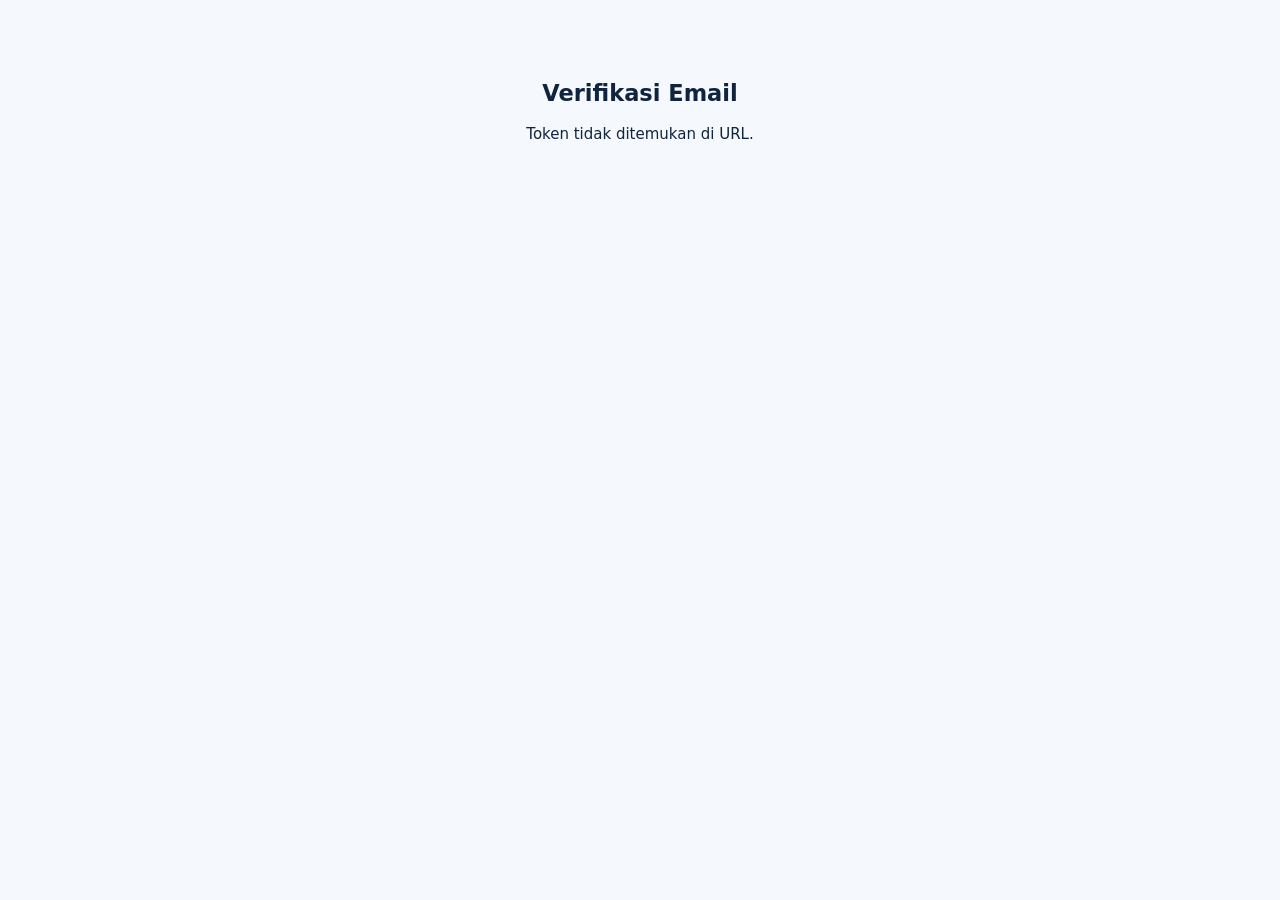
<file: Frontend/verify.html>
<!DOCTYPE html>
<html lang="id">
<head>
  <meta charset="UTF-8">
  <title>Verifikasi Email - Fact.AI</title>
  <link rel="stylesheet" href="style.css">
  <script src="config.js"></script>
</head>
<body>
  <div style="max-width:480px;margin:80px auto;text-align:center;">
    <h2>Verifikasi Email</h2>
    <p id="status">Memverifikasi akun kamu...</p>
    <a href="account.html" id="backLink" style="display:none;">Ke halaman akun</a>
  </div>

  <script>
    const params = new URLSearchParams(window.location.search);
    const token = params.get("token");
    const statusEl = document.getElementById("status");
    const backLink = document.getElementById("backLink");

    if (!token) {
      statusEl.textContent = "Token tidak ditemukan di URL.";
    } else {
      fetch(`${window.API_BASE_URL}/api/auth/verify?token=${encodeURIComponent(token)}`)
        .then(res => res.json().then(data => ({ ok: res.ok, data })))
        .then(({ ok, data }) => {
          statusEl.textContent = ok
            ? "Email berhasil diverifikasi! Kamu sekarang bisa login dan memakai Fact.AI."
            : (data.detail || "Verifikasi gagal.");
          backLink.style.display = "inline-block";
        })
        .catch(() => {
          statusEl.textContent = "Terjadi kesalahan, coba lagi nanti.";
        });
    }
  </script>
</body>
</html>
</file>
<file: Frontend/style.css>
body {
    margin: 0;
    background: #f5f8fc;
    color: #10233f;
    font: 15px system-ui;
    transition: background 0.35s ease, color 0.35s ease;
}

.page {
    max-width: 1120px;
    margin: auto;
    padding: 28px 24px 72px;
}

.brand {
    color: #3469ec;
    font-size: 21px;
    font-weight: 800;
    text-decoration: none;
}

.judul {
    max-width: 690px;
    margin: 88px auto 42px;
    text-align: center;
}

.judul h1 {
    margin: 0;
    font-size: 50px;
    letter-spacing: -1.6px;
    line-height: 1.08;
}

.judul p {
    color: #475569;
    line-height: 1.55;
}

.input {
    background: #fff;
    border: 1px solid #dce5f1;
    border-radius: 14px;
    margin-top: 24px;
    padding: 22px;
    transition: background 0.35s ease, border-color 0.35s ease;
}

.input label {
    font-weight: 600;
}

input,
button {
    box-sizing: border-box;
    border-radius: 9px;
    font: inherit;
    margin: 7px 0;
    padding: 12px;
    width: 100%;
}

input {
    background: #fbfcff;
    border: 1px solid #cfd9e8;
    color: #10233f;
    transition: background 0.2s ease, border-color 0.15s ease, color 0.2s ease;
}

input:focus {
    outline: none;
    border-color: #3469ec;
    box-shadow: 0 0 0 3px rgba(52, 105, 236, 0.12);
}

button {
    background: #3469ec;
    border: 0;
    color: #fff;
    cursor: pointer;
    font-weight: 600;
    transition: background 0.15s ease;
}

button:hover {
    background: #2a55c9;
}

button:active {
    background: #2249b3;
}

.hidden {
    display: none !important;
}

#hero-wrapper {
    animation: fadeIn 0.4s ease;
}

#loading-section {
    position: fixed;
    inset: 0;
    background: rgba(245, 248, 252, 0.85);
    backdrop-filter: blur(4px);
    display: flex;
    flex-direction: column;
    align-items: center;
    justify-content: center;
    z-index: 9998;
    animation: fadeIn 0.2s ease;
}

.spinner {
    width: 40px;
    height: 40px;
    border: 3px solid #dce5f1;
    border-top: 3px solid #3469ec;
    border-radius: 50%;
    animation: spin 0.85s linear infinite;
    margin-bottom: 16px;
}

#loading-section p {
    color: #6b7c93;
    font-size: 14px;
    margin: 0;
}

#result-section {
    margin-top: 40px;
    animation: fadeIn 0.5s ease;
}

.result-card {
    background: #fff;
    border: 1px solid #e2e8f2;
    border-radius: 16px;
    padding: 30px;
    box-shadow: 0 1px 2px rgba(16, 35, 63, 0.04);
    transition: background 0.35s ease, border-color 0.35s ease;
}

.result-header {
    display: flex;
    justify-content: space-between;
    align-items: flex-start;
    gap: 24px;
    margin-bottom: 24px;
    flex-wrap: wrap;
}

.badge-label {
    display: inline-block;
    font-size: 11px;
    font-weight: 700;
    letter-spacing: 1px;
    color: #3469ec;
    margin-bottom: 8px;
}

.result-header-text h2 {
    margin: 0 0 8px 0;
    font-size: 22px;
    color: #10233f;
    letter-spacing: -0.4px;
    line-height: 1.3;
}

.result-url {
    margin: 0;
    font-size: 13px;
    color: #8894a7;
    white-space: nowrap;
    overflow: hidden;
    text-overflow: ellipsis;
    max-width: 480px;
}

.verdict-badge {
    display: flex;
    align-items: center;
    gap: 12px;
    padding: 12px 18px;
    border-radius: 12px;
    min-width: 140px;
}

.verdict-badge-icon {
    width: 32px;
    height: 32px;
    border-radius: 50%;
    display: flex;
    align-items: center;
    justify-content: center;
    font-weight: 700;
    font-size: 16px;
    color: #fff;
    flex-shrink: 0;
    line-height: 1;
}

.verdict-badge-text {
    display: flex;
    flex-direction: column;
    text-align: left;
}

#verdict-badge-title {
    display: block;
    font-weight: 700;
    font-size: 12.5px;
    letter-spacing: 0.8px;
    line-height: 1.1;
}

.verdict-badge small {
    display: block;
    font-size: 11px;
    margin-top: 2px;
    opacity: 0.8;
}

.verdict-badge.yellow { background: #fef3c7; color: #92400e; }
.verdict-badge.yellow .verdict-badge-icon { background: #f0b429; }

.verdict-badge.green  { background: #d1fae5; color: #065f46; }
.verdict-badge.green  .verdict-badge-icon { background: #2fb87e; }

.verdict-badge.red    { background: #fee2e2; color: #991b1b; }
.verdict-badge.red    .verdict-badge-icon { background: #ea5252; }

.verdict-panel {
    display: flex;
    align-items: stretch;
    gap: 24px;
    padding: 22px 24px;
    border-radius: 14px;
    margin-bottom: 22px;
    background: #f5f8fc;
    border: 1px solid #e6ecf5;
    transition: background 0.4s ease, border-color 0.4s ease;
}

.verdict-panel.status-green {
    background: #eefaf4;
    border-color: #b6ecd3;
}

.verdict-panel.status-yellow {
    background: #fdf9ec;
    border-color: #f4e2a3;
}

.verdict-panel.status-red {
    background: #fdf1f1;
    border-color: #f3c6c6;
}

.verdict-score {
    display: flex;
    flex-direction: column;
    justify-content: center;
    min-width: 130px;
}

.verdict-score-label {
    font-size: 11px;
    font-weight: 700;
    letter-spacing: 0.8px;
    color: #8894a7;
    margin-bottom: 4px;
}

.verdict-score-value {
    display: flex;
    align-items: baseline;
    gap: 4px;
}

#score-number {
    font-size: 40px;
    font-weight: 700;
    color: #10233f;
    letter-spacing: -1.4px;
    line-height: 1;
}

.verdict-score-max {
    font-size: 14px;
    color: #8894a7;
    font-weight: 500;
}

.verdict-divider {
    width: 1px;
    background: rgba(16, 35, 63, 0.09);
    margin: 4px 0;
    flex-shrink: 0;
}

.verdict-info {
    display: flex;
    flex-direction: column;
    justify-content: center;
    gap: 12px;
    flex: 1;
    min-width: 0;
}

.verdict-summary {
    margin: 0;
    color: #475569;
    font-size: 14px;
    line-height: 1.55;
}

.verdict-action {
    padding-top: 12px;
    border-top: 1px dashed rgba(16, 35, 63, 0.1);
}

.verdict-action-title {
    display: block;
    font-size: 13px;
    color: #10233f;
    font-weight: 600;
    margin-bottom: 2px;
}

.verdict-action p {
    margin: 0;
    font-size: 13px;
    color: #475569;
    line-height: 1.5;
}

.analysis-grid {
    display: grid;
    grid-template-columns: repeat(2, 1fr);
    gap: 14px;
    margin-bottom: 22px;
    --status-color: #f0b429;
    --status-color-dark: #d99a1f;
}

.analysis-grid.status-green {
    --status-color: #2fb87e;
    --status-color-dark: #279c6a;
}

.analysis-grid.status-yellow {
    --status-color: #f0b429;
    --status-color-dark: #d99a1f;
}

.analysis-grid.status-red {
    --status-color: #ea5252;
    --status-color-dark: #d43f3f;
}

.analysis-card {
    position: relative;
    background: #fff;
    border: 1px solid #e6ecf5;
    border-radius: 12px;
    padding: 18px 20px;
    cursor: pointer;
    overflow: hidden;
    transition: border-color 0.15s ease;
}

.analysis-card:hover {
    border-color: #b8c8e6;
}

.analysis-card > * {
    transition: opacity 0.15s ease;
}

.analysis-card:hover > * {
    opacity: 0;
}

.card-header {
    display: flex;
    justify-content: space-between;
    align-items: center;
    margin-bottom: 12px;
    gap: 10px;
}

.analysis-card h3 {
    margin: 0;
    font-size: 14px;
    color: #10233f;
    font-weight: 600;
    flex: 1;
}

.card-percent {
    font-size: 14px;
    font-weight: 700;
    letter-spacing: -0.2px;
    color: var(--status-color);
    transition: color 0.3s ease;
}

.mini-bar {
    background: #eef2f8;
    height: 6px;
    border-radius: 3px;
    overflow: hidden;
    margin-bottom: 12px;
}

.mini-fill {
    height: 100%;
    border-radius: 3px;
    width: 0%;
    background: var(--status-color);
    transition: width 0.6s ease, background 0.3s ease;
}

.analysis-card p {
    margin: 0;
    font-size: 13px;
    color: #64748b;
    line-height: 1.5;
}

.analysis-card::after {
    content: attr(data-desc);
    position: absolute;
    inset: 0;
    background: var(--status-color-dark);
    color: #fff;
    font-size: 12.5px;
    line-height: 1.6;
    padding: 20px;
    display: flex;
    align-items: flex-start;
    justify-content: flex-start;
    text-align: left;
    opacity: 0;
    pointer-events: none;
    transition: opacity 0.18s ease;
    border-radius: 12px;
    font-weight: 500;
    z-index: 5;
}

.analysis-card:hover::after {
    opacity: 1;
}

.action-buttons {
    text-align: center;
}

.btn-secondary {
    background: #3469ec;
    color: #fff;
    border: 0;
    padding: 12px;
    border-radius: 9px;
    font-weight: 600;
    cursor: pointer;
    width: 100%;
    transition: background 0.15s ease;
}

.btn-secondary:hover {
    background: #2a55c9;
    color: #fff;
}

.modal-overlay {
    position: fixed;
    inset: 0;
    background: rgba(16, 35, 63, 0.5);
    backdrop-filter: blur(3px);
    display: flex;
    align-items: center;
    justify-content: center;
    z-index: 9999;
    padding: 20px;
    animation: fadeIn 0.15s ease;
}

.modal-box {
    background: #fff;
    border-radius: 16px;
    padding: 30px 26px 22px;
    max-width: 380px;
    width: 100%;
    text-align: center;
    box-shadow: 0 12px 32px rgba(16, 35, 63, 0.16);
    animation: popIn 0.18s ease;
    transition: background 0.35s ease;
}

.modal-icon {
    width: 52px;
    height: 52px;
    border-radius: 50%;
    background: #fee2e2;
    color: #dc2626;
    font-size: 26px;
    font-weight: 600;
    display: flex;
    align-items: center;
    justify-content: center;
    margin: 0 auto 16px;
}

.modal-box h3 {
    margin: 0 0 8px;
    font-size: 17px;
    color: #10233f;
}

.modal-box p {
    margin: 0 0 22px;
    color: #475569;
    font-size: 14px;
    line-height: 1.5;
}

.btn-primary {
    background: #3469ec;
    color: #fff;
    border: 0;
    padding: 12px 24px;
    border-radius: 9px;
    font-weight: 600;
    cursor: pointer;
    width: 100%;
    transition: background 0.15s ease;
}

.btn-primary:hover {
    background: #2a55c9;
}

@keyframes spin {
    0%   { transform: rotate(0deg); }
    100% { transform: rotate(360deg); }
}

@keyframes fadeIn {
    from { opacity: 0; }
    to   { opacity: 1; }
}

@keyframes popIn {
    from { opacity: 0; transform: scale(0.96); }
    to   { opacity: 1; transform: scale(1); }
}

@media (max-width: 640px) {
    .analysis-grid { grid-template-columns: 1fr; }
    .result-card { padding: 20px; }
    .result-header { flex-direction: column; }
    .verdict-badge { min-width: auto; }

    .verdict-panel {
        flex-direction: column;
        gap: 16px;
        padding: 18px;
    }
    .verdict-divider {
        width: 100%;
        height: 1px;
        margin: 0;
    }
    .verdict-score {
        min-width: auto;
    }
}

@media (max-width: 640px) {
    .verdict-badge-text {
        display: none;
    }

    .verdict-badge {
        min-width: auto;
        padding: 8px;
        gap: 0;
        border-radius: 50%;
    }

    .verdict-badge-icon {
        width: 34px;
        height: 34px;
        font-size: 17px;
    }

    .result-header {
        flex-direction: row;
        align-items: flex-start;
        justify-content: space-between;
        gap: 12px;
    }

    .result-header-text {
        flex: 1;
        min-width: 0;
    }

    .result-url {
        max-width: 100%;
    }
}

.brand-row {
    display: flex;
    align-items: center;
    justify-content: space-between;
    gap: 20px;
    flex-wrap: wrap;
}

.nav-links {
    display: flex;
    align-items: center;
    gap: 28px;
}

.nav-links a {
    text-decoration: none;
    font-size: 14.5px;
    font-weight: 500;
    color: #64748b;
    padding-bottom: 4px;
    border-bottom: 2px solid transparent;
    transition: color 0.15s ease, border-color 0.15s ease;
}

.nav-links a:hover { color: #10233f; }

.nav-links a.active {
    color: #3469ec;
    border-color: #3469ec;
    font-weight: 600;
}

.nav-divider {
    width: 1px;
    height: 20px;
    background: #dce5f1;
}

.theme-toggle {
    width: 48px !important;
    height: 26px !important;
    padding: 0 !important;
    margin: 0 !important;
    border: 1px solid #dce5f1;
    border-radius: 999px;
    background: #eef2f8 !important;
    cursor: pointer;
    position: relative;
    display: inline-block;
    flex-shrink: 0;
    transition: background 0.2s ease, border-color 0.2s ease;
}

.theme-toggle:hover {
    background: #e4e9f4 !important;
}

.toggle-knob {
    position: absolute;
    top: 2px;
    left: 2px;
    width: 20px;
    height: 20px;
    border-radius: 50%;
    background: #ffffff;
    box-shadow: 0 1px 3px rgba(16, 35, 63, 0.18);
    display: flex;
    align-items: center;
    justify-content: center;
    font-size: 11px;
    transition: transform 0.25s ease;
    pointer-events: none;
}

.icon-sun, .icon-moon {
    position: absolute;
    transition: opacity 0.2s ease;
}
.icon-sun  { opacity: 1; }
.icon-moon { opacity: 0; }

html[data-theme="dark"] body {
    background: #0f1521;
    color: #e2e8f5;
}

html[data-theme="dark"] .brand { color: #6c93ff; }

html[data-theme="dark"] .nav-links a { color: #93a1b8; }
html[data-theme="dark"] .nav-links a:hover { color: #e2e8f5; }
html[data-theme="dark"] .nav-links a.active { color: #6c93ff; border-color: #6c93ff; }
html[data-theme="dark"] .nav-divider { background: #2a3348; }

html[data-theme="dark"] .judul p { color: #93a1b8; }

html[data-theme="dark"] .input {
    background: #171f30;
    border-color: #262f42;
}
html[data-theme="dark"] input {
    background: #10192a;
    border-color: #262f42;
    color: #e2e8f5;
}
html[data-theme="dark"] input:focus {
    border-color: #6c93ff;
    box-shadow: 0 0 0 3px rgba(108, 147, 255, 0.14);
}

html[data-theme="dark"] .theme-toggle {
    background: #262f42 !important;
    border-color: #333f57;
}
html[data-theme="dark"] .theme-toggle:hover {
    background: #2d3852 !important;
}
html[data-theme="dark"] .toggle-knob {
    transform: translateX(22px);
    background: #10192a;
}
html[data-theme="dark"] .icon-sun  { opacity: 0; }
html[data-theme="dark"] .icon-moon { opacity: 1; }

html[data-theme="dark"] .result-card {
    background: #171f30;
    border-color: #262f42;
    box-shadow: none;
}
html[data-theme="dark"] .result-header-text h2 { color: #e2e8f5; }
html[data-theme="dark"] .result-url { color: #7c8aa3; }

html[data-theme="dark"] .verdict-panel {
    background: #10192a;
    border-color: #262f42;
}
html[data-theme="dark"] .verdict-panel.status-green {
    background: #0d1f1a; border-color: #1d4b3b;
}
html[data-theme="dark"] .verdict-panel.status-yellow {
    background: #241d0d; border-color: #55431b;
}
html[data-theme="dark"] .verdict-panel.status-red {
    background: #26130f; border-color: #5c2721;
}
html[data-theme="dark"] #score-number { color: #e2e8f5; }
html[data-theme="dark"] .verdict-score-label,
html[data-theme="dark"] .verdict-score-max { color: #7c8aa3; }
html[data-theme="dark"] .verdict-summary,
html[data-theme="dark"] .verdict-action p { color: #b3bfd4; }
html[data-theme="dark"] .verdict-action-title { color: #e2e8f5; }
html[data-theme="dark"] .verdict-divider { background: rgba(226,232,245,0.1); }
html[data-theme="dark"] .verdict-action { border-top-color: rgba(226,232,245,0.12); }

html[data-theme="dark"] .analysis-card {
    background: #171f30;
    border-color: #262f42;
}
html[data-theme="dark"] .analysis-card:hover { border-color: #3a4763; }
html[data-theme="dark"] .analysis-card h3 { color: #e2e8f5; }
html[data-theme="dark"] .analysis-card p { color: #93a1b8; }
html[data-theme="dark"] .mini-bar { background: #10192a; }

html[data-theme="dark"] .modal-box {
    background: #171f30;
    box-shadow: 0 12px 32px rgba(0, 0, 0, 0.4);
}
html[data-theme="dark"] .modal-box h3 { color: #e2e8f5; }
html[data-theme="dark"] .modal-box p { color: #b3bfd4; }

.nav-links a.nav-auth-btn {
    background: #3469ec;
    color: #fff;
    padding: 9px 18px;
    border: 0;
    border-radius: 9px;
    font-weight: 600;
    transition: background 0.15s ease;
}

.nav-links a.nav-auth-btn:hover {
    background: #2a55c9;
    color: #fff;
}

.nav-links a.nav-account-chip {
    display: flex;
    align-items: center;
    gap: 10px;
    padding: 6px 14px 6px 6px;
    background: #fff;
    border: 1px solid #dce5f1;
    border-radius: 999px;
    transition: border-color 0.15s ease;
}

.nav-links a.nav-account-chip:hover {
    border-color: #b8c8e6;
}

.nav-avatar {
    width: 32px;
    height: 32px;
    border-radius: 50%;
    background: #3469ec;
    color: #fff;
    font-size: 14px;
    font-weight: 700;
    display: flex;
    align-items: center;
    justify-content: center;
    flex-shrink: 0;
}

.nav-account-info {
    display: flex;
    flex-direction: column;
    line-height: 1.2;
    min-width: 0;
}

.nav-account-email {
    font-size: 13px;
    font-weight: 600;
    color: #10233f;
    max-width: 150px;
    overflow: hidden;
    text-overflow: ellipsis;
    white-space: nowrap;
}

.nav-account-quota {
    font-size: 11.5px;
    font-weight: 500;
    color: #64748b;
}

.nav-account-quota.pro   { color: #059669; }
.nav-account-quota.empty { color: #dc2626; }

@media (max-width: 640px) {
    .nav-links { gap: 12px; }

    .nav-account-info { display: none; }
    .nav-links a.nav-account-chip { padding: 4px; }

    .nav-links a.nav-auth-btn { padding: 8px 14px; font-size: 13px; }
}

html[data-theme="dark"] .nav-links a.nav-auth-btn {
    background: #6c93ff;
    color: #0f1521;
}
html[data-theme="dark"] .nav-links a.nav-auth-btn:hover { background: #8aa9ff; }

html[data-theme="dark"] .nav-links a.nav-account-chip {
    background: #171f30;
    border-color: #262f42;
}
html[data-theme="dark"] .nav-links a.nav-account-chip:hover {
    border-color: #46527a;
}
html[data-theme="dark"] .nav-avatar { background: #6c93ff; color: #0f1521; }
html[data-theme="dark"] .nav-account-email { color: #e2e8f5; }
html[data-theme="dark"] .nav-account-quota { color: #93a1b8; }
html[data-theme="dark"] .nav-account-quota.pro   { color: #34d399; }
html[data-theme="dark"] .nav-account-quota.empty { color: #f87171; }

.recent-history-clickable {
    cursor: pointer;
}
.recent-history-clickable:hover {
    opacity: 0.85;
}
.recent-history-more {
    display: inline-block;
    margin-top: 8px;
    font-size: 0.9em;
}
</file>
<file: Frontend/account.css>
.auth-wrapper {
    max-width: 420px;
    margin: 64px auto;
}

.auth-card {
    background: #fff;
    border: 1px solid #dce5f1;
    border-radius: 14px;
    padding: 22px;
}

.auth-tabs {
    display: flex;
    gap: 8px;
    margin-bottom: 18px;
    background: #f5f8fc;
    border-radius: 9px;
    padding: 4px;
}

.auth-tab {
    flex: 1;
    width: auto;
    margin: 0;
    background: transparent;
    color: #64748b;
    font-weight: 600;
    border-radius: 7px;
    padding: 10px;
}

.auth-tab:hover {
    background: transparent;
    color: #3469ec;
}

.auth-tab.active {
    background: #fff;
    color: #10233f;
    box-shadow: 0 1px 3px rgba(16, 35, 63, 0.08);
}

.auth-form label {
    font-weight: 600;
    display: block;
    margin-top: 10px;
}

.auth-form label:first-of-type {
    margin-top: 0;
}

.profile-wrapper {
    max-width: 560px;
    margin: 48px auto 0;
}

.profile-header {
    display: flex;
    justify-content: space-between;
    align-items: flex-start;
    gap: 16px;
    margin-bottom: 24px;
    flex-wrap: wrap;
}

.profile-header h2 {
    margin: 4px 0 0;
    font-size: 21px;
    letter-spacing: -0.3px;
}

.btn-slim {
    width: auto;
    padding: 10px 16px;
}

.plan-status-row {
    display: flex;
    align-items: center;
    justify-content: space-between;
    gap: 12px;
    margin-bottom: 14px;
    flex-wrap: wrap;
}

.status-pill {
    display: inline-block;
    font-size: 12px;
    font-weight: 700;
    letter-spacing: 0.3px;
    padding: 6px 12px;
    border-radius: 999px;
}

.status-pill.status-active {
    background: #d1fae5;
    color: #065f46;
}

.status-pill.status-inactive {
    background: #eef2f8;
    color: #64748b;
}

.plan-expiry {
    font-size: 13px;
    color: #8894a7;
}

.plan-title {
    margin: 0 0 8px;
    font-size: 18px;
    color: #10233f;
}

.plan-desc {
    margin: 0 0 20px;
    color: #64748b;
    font-size: 14px;
    line-height: 1.55;
}

.plan-desc code {
    background: #eef2f8;
    padding: 2px 6px;
    border-radius: 5px;
    font-size: 12.5px;
}

.price-box {
    display: flex;
    align-items: baseline;
    gap: 6px;
    margin-bottom: 20px;
}

.price-amount {
    font-size: 30px;
    font-weight: 700;
    color: #10233f;
    letter-spacing: -0.8px;
}

.price-period {
    font-size: 14px;
    color: #8894a7;
}

.apikey-box {
    display: flex;
    align-items: center;
    justify-content: space-between;
    gap: 12px;
    background: #f5f8fc;
    border: 1px solid #dce5f1;
    border-radius: 9px;
    padding: 12px 14px;
    margin-bottom: 16px;
}

.apikey-box code {
    font-size: 13px;
    color: #10233f;
    overflow-x: auto;
    white-space: nowrap;
}

.code-sample {
    background: #10233f;
    border-radius: 9px;
    padding: 16px;
    overflow-x: auto;
}

.code-sample pre {
    margin: 0;
    color: #e2e8f0;
    font-size: 12.5px;
    line-height: 1.6;
    white-space: pre;
}

.sources-section {
    margin-bottom: 22px;
}

.sources-title {
    display: block;
    font-size: 13px;
    color: #10233f;
    margin-bottom: 10px;
}

.sources-list {
    list-style: none;
    margin: 0;
    padding: 0;
    display: flex;
    flex-direction: column;
    gap: 8px;
}

.sources-list li a {
    display: block;
    background: #f5f8fc;
    border: 1px solid #e6ecf5;
    border-radius: 9px;
    padding: 10px 14px;
    color: #3469ec;
    text-decoration: none;
    font-size: 13px;
    transition: border-color 0.15s ease;
}

.sources-list li a:hover {
    border-color: #b8c8e6;
}

@media (max-width: 640px) {
    .auth-wrapper { margin: 32px auto; }
    .profile-wrapper { margin-top: 24px; }
}

.modal-box #modal-action-btn {
    margin-bottom: 4px;
}

.modal-box #modal-close-btn.has-action,
.modal-box #modal-action-btn:not(.hidden) + #modal-close-btn {
    background: transparent;
    color: #64748b;
    border: 1px solid #dce5f1;
}

.modal-box #modal-action-btn:not(.hidden) + #modal-close-btn:hover {
    background: #f5f8fc;
}

.section-heading {
    margin: 32px 0 6px;
    font-size: 16px;
    font-weight: 600;
    color: #10233f;
}

.quota-card {
    padding: 20px 22px;
}

.quota-bar {
    background: #eef2f8;
    height: 7px;
    border-radius: 4px;
    overflow: hidden;
    margin: 4px 0 12px;
}

.quota-fill {
    height: 100%;
    width: 0%;
    border-radius: 4px;
    background: #3469ec;
    transition: width 0.5s ease, background 0.2s ease;
}

.quota-fill.full {
    background: #ea5252;
}

.quota-note {
    margin: 0;
    font-size: 13px;
}

.plan-grid {
    display: grid;
    grid-template-columns: repeat(3, 1fr);
    gap: 12px;
    margin-top: 14px;
}

.plan-option {
    position: relative;
    display: flex;
    flex-direction: column;
    align-items: flex-start;
    gap: 4px;
    margin: 0;
    padding: 16px;
    background: #fff;
    color: #10233f;
    border: 1px solid #dce5f1;
    border-radius: 12px;
    text-align: left;
    font-weight: 400;
    transition: border-color 0.15s ease;
}

.plan-option:hover {
    background: #fff;
    border-color: #3469ec;
}

.plan-option.featured {
    border-color: #3469ec;
    box-shadow: 0 0 0 1px #3469ec;
}

.plan-option-tag {
    position: absolute;
    top: -9px;
    right: 12px;
    background: #3469ec;
    color: #fff;
    font-size: 10.5px;
    font-weight: 700;
    letter-spacing: 0.4px;
    padding: 3px 9px;
    border-radius: 999px;
}

.plan-option-name {
    font-size: 13px;
    font-weight: 600;
    color: #64748b;
}

.plan-option-price {
    font-size: 19px;
    font-weight: 700;
    letter-spacing: -0.4px;
    color: #10233f;
}

.plan-option-note {
    font-size: 12px;
    color: #8894a7;
}

.history-list {
    display: flex;
    flex-direction: column;
    gap: 8px;
    margin-top: 10px;
}

.history-item {
    display: flex;
    align-items: flex-start;
    justify-content: space-between;
    gap: 12px;
    background: #fff;
    border: 1px solid #e6ecf5;
    border-radius: 10px;
    padding: 13px 15px;
}

.history-item-main {
    min-width: 0;
}

.history-item-content {
    font-size: 13.5px;
    color: #10233f;
    margin: 0 0 4px;
    overflow: hidden;
    text-overflow: ellipsis;
    white-space: nowrap;
}

.history-item-date {
    font-size: 12px;
    color: #8894a7;
}

.history-verdict-pill {
    flex-shrink: 0;
    font-size: 11px;
    font-weight: 700;
    letter-spacing: 0.3px;
    padding: 5px 10px;
    border-radius: 999px;
}

.history-verdict-pill.green { background: #d1fae5; color: #065f46; }
.history-verdict-pill.red { background: #fee2e2; color: #991b1b; }
.history-verdict-pill.yellow { background: #fef3c7; color: #92400e; }

.history-pagination {
    display: flex;
    align-items: center;
    justify-content: center;
    gap: 16px;
    margin-top: 16px;
}

.history-pagination button:disabled {
    opacity: 0.4;
    cursor: not-allowed;
}

#history-page-info {
    font-size: 13px;
    color: #64748b;
}

html[data-theme="dark"] .history-item {
    background: #171f30;
    border-color: #262f42;
}
html[data-theme="dark"] .history-item-content { color: #e2e8f5; }
html[data-theme="dark"] .history-item-date { color: #7c8aa3; }
html[data-theme="dark"] #history-page-info { color: #93a1b8; }

html[data-theme="dark"] .history-verdict-pill.green { background: #0d1f1a; color: #34d399; }
html[data-theme="dark"] .history-verdict-pill.red { background: #2a1414; color: #f87171; }
html[data-theme="dark"] .history-verdict-pill.yellow { background: #2a2110; color: #fbbf24; }

@media (max-width: 640px) {
    .plan-grid {
        grid-template-columns: 1fr;
    }
}

html[data-theme="dark"] .auth-card {
    background: #171f30;
    border-color: #262f42;
}
html[data-theme="dark"] .auth-tabs { background: #10192a; }
html[data-theme="dark"] .auth-tab { color: #93a1b8; }
html[data-theme="dark"] .auth-tab:hover { background: transparent; color: #6c93ff; }
html[data-theme="dark"] .auth-tab.active {
    background: #262f42;
    color: #e2e8f5;
    box-shadow: none;
}

html[data-theme="dark"] .profile-header h2,
html[data-theme="dark"] .section-heading,
html[data-theme="dark"] .plan-title { color: #e2e8f5; }

html[data-theme="dark"] .plan-desc,
html[data-theme="dark"] .plan-expiry,
html[data-theme="dark"] .price-period { color: #93a1b8; }
html[data-theme="dark"] .price-amount { color: #e2e8f5; }

html[data-theme="dark"] .plan-desc code {
    background: #10192a;
    color: #b3bfd4;
}

html[data-theme="dark"] .status-pill.status-active {
    background: #0d1f1a;
    color: #34d399;
}
html[data-theme="dark"] .status-pill.status-inactive {
    background: #262f42;
    color: #93a1b8;
}

html[data-theme="dark"] .quota-bar { background: #10192a; }
html[data-theme="dark"] .quota-fill { background: #6c93ff; }
html[data-theme="dark"] .quota-fill.full { background: #f87171; }

html[data-theme="dark"] .plan-option {
    background: #171f30;
    color: #e2e8f5;
    border-color: #262f42;
}
html[data-theme="dark"] .plan-option:hover {
    background: #171f30;
    border-color: #6c93ff;
}
html[data-theme="dark"] .plan-option.featured {
    border-color: #6c93ff;
    box-shadow: 0 0 0 1px #6c93ff;
}
html[data-theme="dark"] .plan-option-name { color: #93a1b8; }
html[data-theme="dark"] .plan-option-price { color: #e2e8f5; }
html[data-theme="dark"] .plan-option-note { color: #7c8aa3; }
html[data-theme="dark"] .plan-option-tag { background: #6c93ff; color: #0f1521; }

html[data-theme="dark"] .apikey-box {
    background: #10192a;
    border-color: #262f42;
}
html[data-theme="dark"] .apikey-box code { color: #e2e8f5; }
html[data-theme="dark"] .code-sample { background: #0a0f19; }

html[data-theme="dark"] .sources-title { color: #e2e8f5; }
html[data-theme="dark"] .sources-list li a {
    background: #10192a;
    border-color: #262f42;
    color: #6c93ff;
}
html[data-theme="dark"] .sources-list li a:hover { border-color: #46527a; }

html[data-theme="dark"] .modal-box #modal-action-btn:not(.hidden) + #modal-close-btn {
    background: transparent;
    color: #93a1b8;
    border-color: #333f57;
}
html[data-theme="dark"] .modal-box #modal-action-btn:not(.hidden) + #modal-close-btn:hover {
    background: #262f42;
}

.recent-history-clickable {
    cursor: pointer;
}
.recent-history-clickable:hover {
    opacity: 0.85;
}
.recent-history-more {
    display: inline-block;
    margin-top: 8px;
    font-size: 0.9em;
}
</file>
